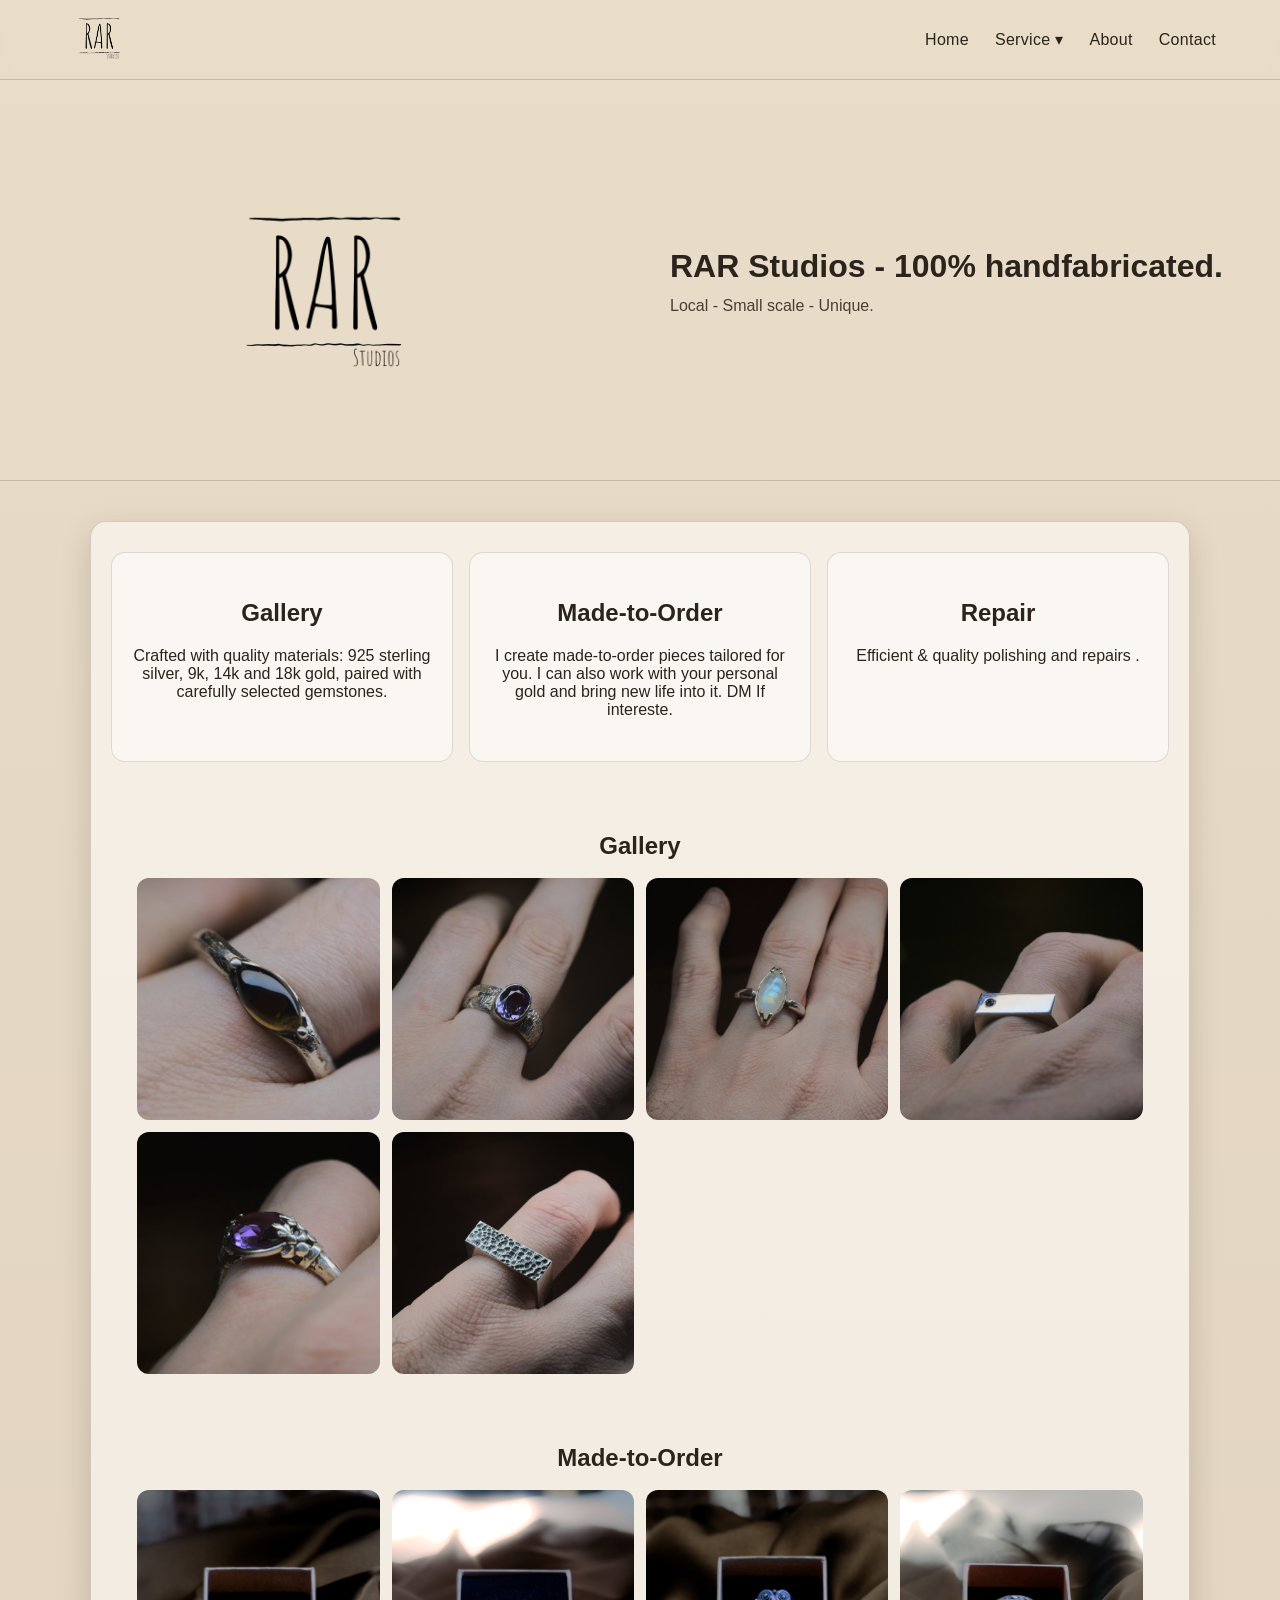
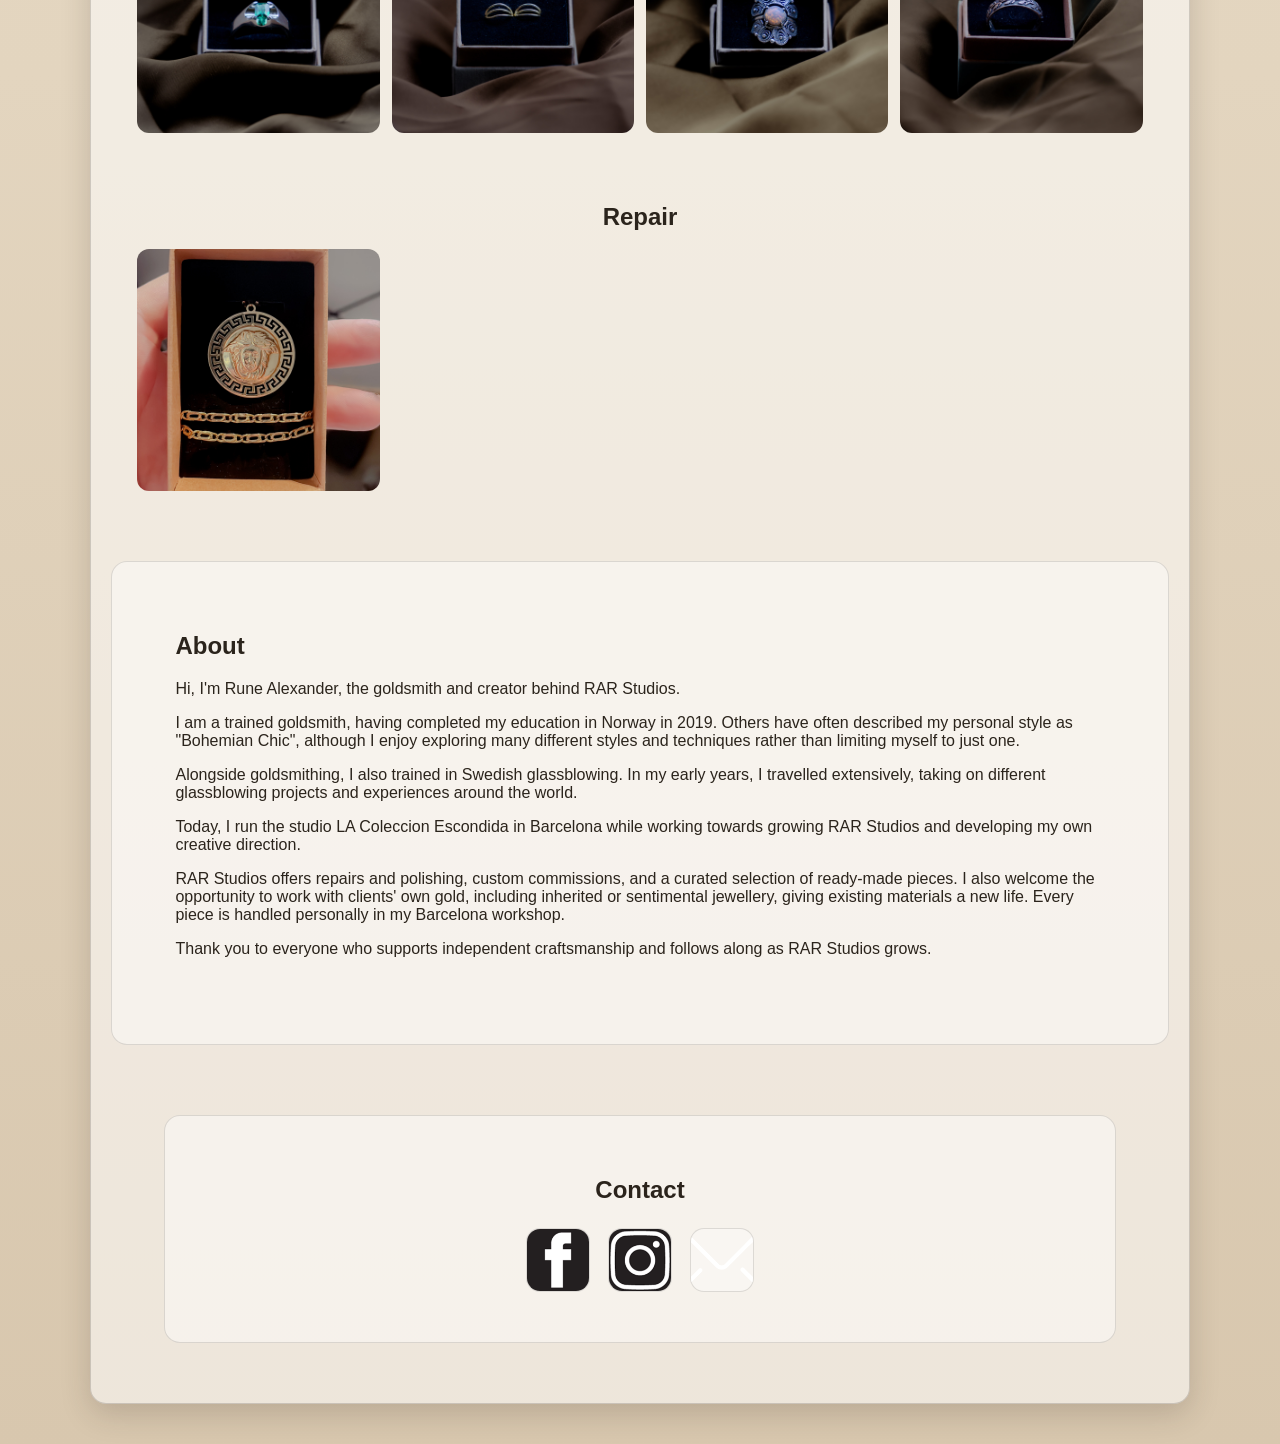
<file: index.html>
<!DOCTYPE html>
<html lang="en">
<head>
  <meta charset="UTF-8" />
  <meta name="viewport" content="width=device-width, initial-scale=1.0" />
  <title>RAR Studios — Handmade Gold & Silver</title>
  <link rel="stylesheet" href="style.css" />
  <script src="script.js" defer></script>
  <link rel="icon" type="image/png" href="icons/logoblacknobackground.png">
</head>
<body>

  <!-- Navigation -->
  <header>
    <div class="logo">
      <img src="icons/logoblacknobackground.png" alt="RAR Studios Logo">
    </div>
      <div class="logo-tagline">
  </div>
    <nav>
  <ul>
    <li><a href="index.html">Home</a></li>

    <li class="dropdown">
      <a href="#">Service ▾</a>
      <ul class="dropdown-menu">
        <li><a href="index.html#gallery">Gallery</a></li>
        <li><a href="shop.html">Shop</a></li>
        <li><a href="index.html#made-to-order">Custom Made</a></li>
        <li><a href="index.html#repair">Repair</a></li>
      </ul>
    </li>

    <li><a href="index.html#about">About</a></li>
    <li><a href="index.html#contact">Contact</a></li>
  </ul>
</nav>
  </header>

  <!-- Hero Section -->
<section id="home" class="hero">
  <div class="hero-row">
    
    <div class="hero-left">
      <img src="icons/logoblacknobackground.png" alt="RAR Studios" class="hero-logo">
    </div>

    <div class="hero-right">
      <h1>RAR Studios -  100% handfabricated.</h1>
      <p>Local - Small scale - Unique.</p>
    </div>
  </section>

  <!-- Main Content -->
  <main class="frosty-container">
    <!-- Service Boxes -->
    <div class="service-boxes">
      <div class="service-box" onclick="scrollToSection('gallery')">
        <h2>Gallery</h2>
        <p>Crafted with quality materials: 925 sterling silver, 9k, 14k and 18k gold, paired with carefully selected gemstones.</p>
      </div>
      <div class="service-box" onclick="scrollToSection('made-to-order')">
        <h2>Made-to-Order</h2>
        <p> I create made-to-order pieces tailored for you. I can also work with your personal gold and bring new life into it. 
            DM If intereste.</p>
      </div>
      <div class="service-box" onclick="scrollToSection('repair')">
        <h2>Repair</h2>
        <p>Efficient &amp; quality polishing and repairs .</p>
      </div>
    </div>

  <!-- Gallery -->
   <section id="gallery" class="gallery">
  <h2>Gallery</h2>
  <div class="gallery-grid">
    <img src="images/ring quarts.jpg" alt="Gallery piece" class="gallery-item">
    <img src="images/ring large .jpg" alt="Gallery piece" class="gallery-item">
    <img src="images/ring moon.jpg" alt="Gallery piece" class="gallery-item">
    <img src="images/ring signet 1.jpg" alt="Gallery piece" class="gallery-item">
    <img src="images/ring small .jpg" alt="Gallery piece" class="gallery-item">
    <img src="images/ring square 1.jpg" alt="Gallery piece" class="gallery-item">
  </div>
</section>



    <!-- Made-to-Order Section -->
    <section id="made-to-order" class="gallery">
      <h2>Made-to-Order</h2>
      <div class="gallery-grid">
        <img src="images/emeraldring.jpg" alt="Made-to-Order Example" class="gallery-item">
        <img src="images/goldearring.jpg" alt="Made-to-Order Example" class="gallery-item">
        <img src="images/opalring.jpg" alt="Made-to-Order Example" class="gallery-item">
        <img src="images/vinering.jpg" alt="Made-to-Order Example" class="gallery-item">
      </div>
    </section>

    <!-- Repair Section -->
    <section id="repair" class="gallery">
      <h2>Repair</h2>
      <div class="gallery-grid">
        <img src="images/repairgold.jpg" alt="Pre-Made Example" class="gallery-item">
      </div>
    </section>

<!-- About Section -->
<section id="about" class="about">
  <div class="about-container">
    </div>

    <div class="about-text">
      <h2>About</h2>
       <p>Hi, I'm Rune Alexander, the goldsmith and creator behind RAR Studios.</p>

       <p>I am a trained goldsmith, having completed my education in Norway in 2019. Others have often described my personal style as "Bohemian Chic", although I enjoy exploring many different styles and techniques rather than limiting myself to just one.</p>

       <p>Alongside goldsmithing, I also trained in Swedish glassblowing. In my early years, I travelled extensively, taking on different glassblowing projects and experiences around the world.</p>

       <p>Today, I run the studio LA Coleccion Escondida in Barcelona while working towards growing RAR Studios and developing my own creative direction.</p>

       <p>RAR Studios offers repairs and polishing, custom commissions, and a curated selection of ready-made pieces. I also welcome the opportunity to work with clients' own gold, including inherited or sentimental jewellery, giving existing materials a new life. Every piece is handled personally in my Barcelona workshop.</p>

       <p>Thank you to everyone who supports independent craftsmanship and follows along as RAR Studios grows.</p>
      
</section>
    </div>
  </div>
</section>

    <!-- Contact Section -->
<section id="contact" class="contact">
  <h2>Contact</h2>
  <div class="contact-icons">
    <a href="https://www.facebook.com/profile.php?id=61578029379720" target="_blank">
      <img src="icons/FB.png" alt="Facebook">
    </a>
    <a href="https://www.instagram.com/rar.studiosig/" target="_blank">
      <img src="icons/IG.png" alt="Instagram">
    </a>
    <a href="mailto:info@rarstudios.com">
      <img src="icons/mail.png" alt="Email">
    </a>
  </div>
</section>
</main>

</body>
</html>
</file>
<file: style.css>
:root{
  --paper:#E9DDC8;
  --paper2:#E3D5BF;
  --paper3:#D8C7AE;
  --ink:#2B241C;
  --panel:rgba(255,255,255,0.55);
  --border:rgba(43,36,28,0.18);
  --shadow:rgba(43,36,28,0.18);
}

*{ box-sizing:border-box; }

body{
  margin:0;
  font-family:'Lato',sans-serif;
  background: linear-gradient(180deg,var(--paper) 0%, var(--paper2) 55%, var(--paper3) 100%);
  color:var(--ink);
}

/* HEADER */
header{
  position:fixed;
  top:0; left:0; right:0;
  height:80px;
  display:flex;
  align-items:center;
  justify-content:space-between;
  padding:0 5%;
  z-index:1000;

  background: rgba(233,221,200,0.75);
  backdrop-filter: blur(10px);
  border-bottom:1px solid var(--border);
}

.brand{
  display:flex;
  align-items:center;
  gap:10px;
}

.logo img{ height:70px; }

.logo-tagline{
  display:flex;
  flex-direction:column;
  justify-content:center;
  font-size:0.9rem;
  letter-spacing:0.3px;
  line-height:1.15;
}

nav ul{
  list-style:none;
  display:flex;
  gap:26px;
  margin:0;
  padding:0;
  align-items:center;
}

nav a{
  color:var(--ink);
  text-decoration:none;
  font-size:1rem;
  font-weight:500;
  letter-spacing:0.3px;
  transition:opacity 0.2s ease;
}
nav a:hover{ opacity:0.7; }

/* DROPDOWN */
.dropdown{ position:relative; display:inline-block; }
.dropdown-menu{
  display:none;
  position:absolute;
  top:100%;
  left:0;
  background: rgba(233,221,200,0.95);
  border:1px solid var(--border);
  border-radius:10px;
  min-width:190px;
  padding:10px 0;
  margin:0;
  list-style:none;
  box-shadow: 0 10px 25px rgba(43,36,28,0.18);
}
.dropdown:hover .dropdown-menu{ display:block; }
.dropdown-menu li{ padding:8px 14px; }
.dropdown-menu li a{ display:block; }

/* HERO (side-by-side) */
.hero{
  margin-top:100px;
  padding:60px 40px;
  background: rgba(233,221,200,0.55);
  border-bottom:1px solid var(--border);
}

.hero-row{
  max-width:1200px;
  margin:0 auto;
  display:flex;
  align-items:center;
  justify-content:center;
  gap:60px;
}

.hero-left{ flex:1; display:flex; justify-content:center; }
.hero-logo{ width:260px; height:auto; }

.hero-right{ flex:1; text-align:left; }
.hero-right h1{ margin:0 0 12px; font-size:2rem; }
.hero-right p{ margin:0 0 18px; opacity:0.85; max-width:640px; }

.hero-cta{ display:flex; gap:12px; flex-wrap:wrap; }

.cta{
  display:inline-flex;
  align-items:center;
  justify-content:center;
  padding:10px 14px;
  border-radius:12px;
  border:1px solid var(--border);
  background: rgba(255,255,255,0.55);
  color:var(--ink);
  text-decoration:none;
  transition: transform .2s ease, box-shadow .2s ease, opacity .2s ease;
}
.cta:hover{
  transform: translateY(-2px);
  box-shadow: 0 10px 20px rgba(43,36,28,0.18);
}
.cta-ghost{
  background: transparent;
}

/* MAIN PANEL */
.frosty-container{
  max-width: 1100px;
  margin: 40px auto;
  background: var(--panel);
  border: 1px solid var(--border);
  box-shadow: 0 10px 30px rgba(43,36,28,0.18);
  border-radius: 16px;
  padding: 30px 20px;
}

/* QUICK LINKS */
.service-boxes{
  display:flex;
  gap:16px;
  justify-content:center;
  flex-wrap:wrap;
  margin-bottom:40px;
}

.service-box{
  flex:1;
  min-width:260px;
  padding:26px 16px;
  border-radius:14px;
  background: rgba(255,255,255,0.50);
  border: 1px solid rgba(43,36,28,0.14);
  cursor:pointer;
  text-align:center;
  transition: transform .2s ease, box-shadow .2s ease;
}
.service-box:hover{
  transform: translateY(-4px);
  box-shadow: 0 10px 20px rgba(43,36,28,0.20);
}

/* SECTIONS */
.section-head h2{ margin:0 0 6px; }
.muted{ opacity:0.8; margin:0; }

.divider{
  height:1px;
  background: rgba(43,36,28,0.14);
  margin: 26px 0;
}

/* SHOP */
.shop{
  margin: 10px 0 60px;
}

.shop-grid{
  display:grid;
  grid-template-columns: repeat(auto-fit, minmax(220px, 1fr));
  gap:14px;
  margin-top:16px;
}

.shop-card{
  display:block;
  padding:18px 16px;
  border-radius:14px;
  background: rgba(255,255,255,0.55);
  border:1px solid rgba(43,36,28,0.14);
  color:var(--ink);
  text-decoration:none;
  transition: transform .2s ease, box-shadow .2s ease;
}
.shop-card:hover{
  transform: translateY(-3px);
  box-shadow: 0 10px 20px rgba(43,36,28,0.18);
}
.shop-card h3{ margin:0 0 6px; }
.shop-card p{ margin:0; opacity:0.85; }

/* PRODUCT GRID */
.catalog{ margin-top: 26px; }
.catalog h3{ margin: 0 0 12px; }

.product-grid{
  display:grid;
  grid-template-columns: repeat(auto-fit, minmax(220px, 1fr));
  gap:14px;
}

.product-card{
  background: rgba(255,255,255,0.55);
  border:1px solid rgba(43,36,28,0.14);
  border-radius:14px;
  overflow:hidden;
  box-shadow: 0 10px 20px rgba(43,36,28,0.10);
}

.product-card img{
  width:100%;
  height:220px;
  object-fit:cover;
  display:block;
}

.product-card h4{
  margin:12px 12px 6px;
  font-size:1rem;
}

.price{
  margin:0 12px 12px;
  opacity:0.85;
}

.buy{
  width:calc(100% - 24px);
  margin:0 12px 14px;
  padding:10px 12px;
  border-radius:12px;
  border:1px solid rgba(43,36,28,0.18);
  background: rgba(233,221,200,0.75);
  color:var(--ink);
  cursor:pointer;
  transition: transform .2s ease, box-shadow .2s ease, opacity .2s ease;
}
.buy:hover{
  transform: translateY(-2px);
  box-shadow: 0 10px 18px rgba(43,36,28,0.18);
}

/* GALLERY */
.gallery{
  text-align:center;
  margin: 70px auto;
  width: 95%;
  max-width: 1200px;
}
.gallery h2{ margin-bottom:18px; }
.gallery-grid{
  display:grid;
  grid-template-columns: repeat(auto-fill, minmax(220px, 1fr));
  gap:12px;
}
.gallery-grid img{
  width:100%;
  aspect-ratio: 1 / 1;
  object-fit:cover;
  border-radius:12px;
}

/* ABOUT */
.about{
  padding: 70px 6%;
  background: rgba(255,255,255,0.45);
  border:1px solid rgba(43,36,28,0.14);
  border-radius:16px;
}
.about-container{
  display:flex;
  gap:50px;
  align-items:center;
  justify-content:center;
  flex-wrap:wrap;
}
.about-image img{
  width:300px;
  border-radius:12px;
  display:block;
}
.about-text{ flex:1; min-width:280px; }
.about-text h2{ margin-top:0; }

/* CONTACT */
.contact{
  text-align:center;
  padding:40px 0 50px;
  background: rgba(255,255,255,0.45);
  border:1px solid rgba(43,36,28,0.14);
  border-radius:16px;
  margin: 70px auto 30px;
  width: 90%;
  max-width: 1000px;
}

.contact-icons{
  display:flex;
  justify-content:center;
  align-items:center;
  gap:18px;
  margin-top:26px;
  flex-wrap:wrap;
}

.icon-box{
  width:70px;
  height:70px;
  background: rgba(233,221,200,0.85);
  border: 1px solid rgba(43,36,28,0.14);
  border-radius:14px;
  display:flex;
  align-items:center;
  justify-content:center;
  box-shadow: 0 8px 16px rgba(43,36,28,0.14);
  transition: transform .2s ease, box-shadow .2s ease, opacity .2s ease;
}
.icon-box:hover{
  transform: translateY(-3px);
  box-shadow: 0 12px 20px rgba(43,36,28,0.18);
}
.icon-box img{
  width:34px;
  height:34px;
  object-fit:contain;
  display:block;
}
.page-top{ margin-top: 120px; }
.service-box.as-link{ display:block; text-decoration:none; color:inherit; }

/* RESPONSIVE */
@media (max-width: 900px){
  .hero-row{ flex-direction:column; gap:26px; }
  .hero-right{ text-align:center; }
}
.contact-icons{
  display:flex;
  justify-content:center;
  align-items:center;
  gap:18px;
  flex-wrap:wrap;
  margin-top:24px;
}

.contact-icons a{
  width:64px;
  height:64px;
  border-radius:14px;
  display:flex;
  align-items:center;
  justify-content:center;
  background: rgba(255,255,255,0.35);
  border: 1px solid rgba(43,36,28,0.14);
}

.contact-icons img{
  width:132px;
  height:132px;
  object-fit:contain;
  display:block;
}

/* ensure the icon box clips anything oversized */
.contact-icons a{
  overflow: hidden;
}
img{
  height: auto;
}


/* ========================================
   RAR STUDIOS SHOP — PRODUCT GRID
======================================== */

.product-grid {
  display: grid;
  grid-template-columns: repeat(4, minmax(0, 1fr));
  gap: 20px;
  margin-top: 20px;
  align-items: start;
}

.product-card {
  min-width: 0;
  overflow: hidden;
  background: rgba(255,255,255,0.55);
  border: 1px solid rgba(43,36,28,0.14);
  border-radius: 12px;
  box-shadow: 0 6px 16px rgba(43,36,28,0.10);
  transition: transform 0.2s ease, box-shadow 0.2s ease;
}

.product-card:hover {
  transform: translateY(-3px);
  box-shadow: 0 10px 22px rgba(43,36,28,0.16);
}

/* Main product photograph */

.product-image-button {
  display: block;
  position: relative;
  width: 100%;
  aspect-ratio: 1 / 1;
  padding: 0;
  border: none;
  background: var(--paper2);
  cursor: pointer;
  overflow: hidden;
}

.product-image-button img {
  display: block;
  width: 100%;
  height: 100%;
  object-fit: cover;
  transition: transform 0.35s ease;
}

.product-image-button:hover img {
  transform: scale(1.04);
}

/* Photo indication */

.photo-count {
  position: absolute;
  bottom: 10px;
  right: 10px;
  padding: 6px 10px;
  border-radius: 20px;
  background: rgba(43,36,28,0.78);
  color: white;
  font-size: 0.72rem;
  letter-spacing: 0.3px;
}

/* Product information */

.product-info {
  padding: 14px;
  text-align: left;
}

.product-info h4 {
  margin: 0 0 6px;
  font-size: 1rem;
  line-height: 1.3;
  color: var(--ink);
}

.product-material {
  margin: 0 0 10px;
  font-size: 0.78rem;
  opacity: 0.75;
  line-height: 1.4;
}

.product-info .price {
  margin: 0 0 12px;
  font-size: 1rem;
  font-weight: 600;
  opacity: 1;
}

/* Instagram button */

.instagram-button {
  width: 100%;
  margin: 0;
  padding: 11px 8px;
  border-radius: 8px;
  border: 1px solid var(--ink);
  background: var(--ink);
  color: #F5EBDD;
  font-size: 0.78rem;
  letter-spacing: 0.2px;
  cursor: pointer;
  transition: background 0.2s ease, color 0.2s ease;
}

.instagram-button:hover {
  background: transparent;
  color: var(--ink);
}

.message-status {
  min-height: 0;
  margin: 0;
  padding-top: 0;
  font-size: 0.72rem;
  line-height: 1.4;
  opacity: 0.8;
}

.message-status:not(:empty) {
  padding-top: 8px;
}

/* ========================================
   LIGHTBOX / POP-UP GALLERY
======================================== */

.lightbox[hidden],
.product-gallery[hidden] {
  display: none !important;
}

.lightbox {
  position: fixed;
  inset: 0;
  z-index: 2000;
  display: flex;
  align-items: center;
  justify-content: center;
  padding: 24px;
  background: rgba(20,17,14,0.88);
}

.lightbox-content {
  position: relative;
  display: flex;
  align-items: center;
  justify-content: center;
  width: 100%;
  max-width: 950px;
  max-height: 90vh;
}

.lightbox-content > img {
  display: block;
  max-width: 100%;
  max-height: 78vh;
  width: auto;
  height: auto;
  object-fit: contain;
  border-radius: 6px;
}

/* Close button */

.lightbox-close {
  position: absolute;
  top: -42px;
  right: 0;
  width: 38px;
  height: 38px;
  border: none;
  border-radius: 50%;
  background: rgba(255,255,255,0.15);
  color: white;
  font-size: 28px;
  cursor: pointer;
}

/* Previous and next */

.lightbox-arrow {
  position: absolute;
  top: 50%;
  transform: translateY(-50%);
  width: 42px;
  height: 52px;
  border: none;
  border-radius: 8px;
  background: rgba(43,36,28,0.65);
  color: white;
  font-size: 22px;
  cursor: pointer;
  transition: background 0.2s ease;
}

.lightbox-arrow:hover {
  background: rgba(43,36,28,0.95);
}

.lightbox-prev {
  left: 12px;
}

.lightbox-next {
  right: 12px;
}

/* Image counter */

.lightbox-counter {
  position: absolute;
  bottom: -30px;
  left: 50%;
  transform: translateX(-50%);
  color: white;
  font-size: 0.85rem;
  letter-spacing: 1px;
}

/* Prevent background scrolling while gallery is open */

body.lightbox-open {
  overflow: hidden;
}

/* ========================================
   RESPONSIVE SHOP GRID
======================================== */

@media (max-width: 900px) {
  .product-grid {
    grid-template-columns: repeat(2, minmax(0, 1fr));
    gap: 14px;
  }
}

@media (max-width: 480px) {
  .product-grid {
    grid-template-columns: repeat(2, minmax(0, 1fr));
    gap: 10px;
  }

  .product-info {
    padding: 10px;
  }

  .product-info h4 {
    font-size: 0.88rem;
  }

  .product-material {
    font-size: 0.7rem;
  }

  .product-info .price {
    font-size: 0.9rem;
  }

  .instagram-button {
    font-size: 0.7rem;
    padding: 10px 5px;
  }

  .lightbox {
    padding: 12px;
  }

  .lightbox-arrow {
    width: 34px;
    height: 44px;
    font-size: 18px;
  }

  .lightbox-prev {
    left: 5px;
  }

  .lightbox-next {
    right: 5px;
  }
}
</file>
